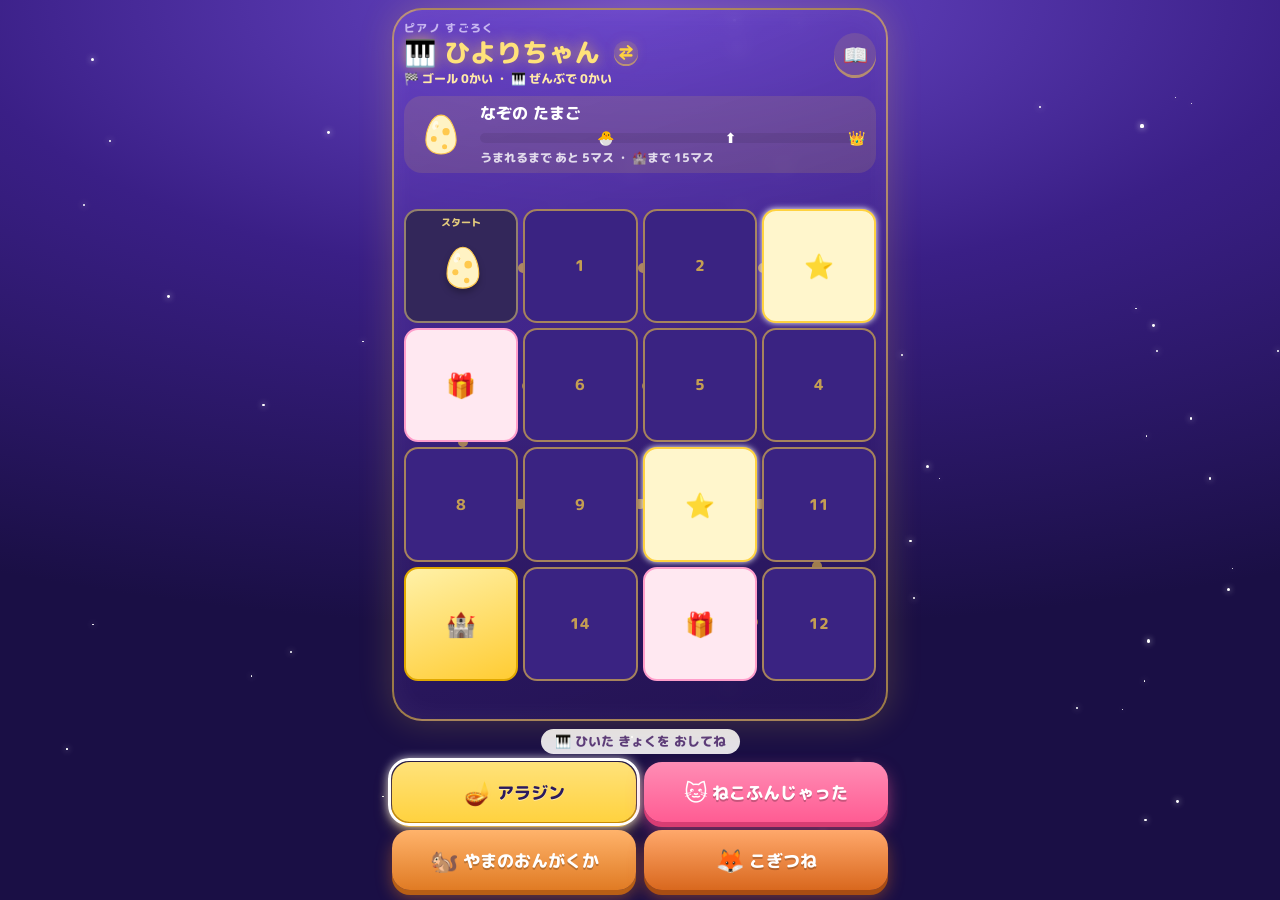
<file: index.html>
<!DOCTYPE html>
<html lang="ja">
<head>
<meta charset="UTF-8">
<meta name="viewport" content="width=device-width, initial-scale=1, maximum-scale=1, viewport-fit=cover">
<title>ひよりちゃんの ピアノすごろく</title>
<!-- ホーム画面に追加したとき、全画面のアプリとして開くための設定 -->
<meta name="apple-mobile-web-app-capable" content="yes">
<meta name="mobile-web-app-capable" content="yes">
<meta name="apple-mobile-web-app-status-bar-style" content="black-translucent">
<meta name="apple-mobile-web-app-title" content="ひより">
<link rel="apple-touch-icon" href="icon-180.png">
<link rel="manifest" href="manifest.webmanifest">
<link rel="preconnect" href="https://fonts.googleapis.com">
<link rel="preconnect" href="https://fonts.gstatic.com" crossorigin>
<link href="https://fonts.googleapis.com/css2?family=M+PLUS+Rounded+1c:wght@500;800&display=swap" rel="stylesheet">
<!-- ?v=… を変えると、iPhoneが古いキャッシュではなく新しいファイルを読みに行く -->
<link rel="stylesheet" href="app.css?v=13">
</head>
<body>
<script>
  // このページの設定。仕組みは app.js にまとめてある
  window.APP_CONFIG = {
    // 名前をタップすると、この順番で こうたい する
    children: [
      { id: "hiyori", name: "ひよりちゃん",
        songs: ["aladdin", "neko", "risu", "kitsune"],          // 担当の曲（app.js の CARD_LIB から選ぶ）
        storageKey: "piano-sugoroku-hiyori-v3",                 // この子のデータの保存場所
        legacyKeys: ["piano-stamp-card-v1", "piano-stamp-card-yama-v1"] },   // 以前の保存場所（引き継ぎ用）
      { id: "miyabi", name: "みやびくん",
        songs: ["tulip", "sheep", "hige", "kirakira"],
        storageKey: "piano-sugoroku-miyabi-v3",
        legacyKeys: ["piano-stamp-card-tulip-v1", "piano-stamp-card-hoshi-v1"] },
    ],
    startChild: "hiyori",   // はじめて開いたときの子（あとは最後に選んだ子を覚えている）
    recitalDate: "2026-11-08",
  };
</script>
<script src="app.js?v=13"></script>
</body>
</html>
</file>
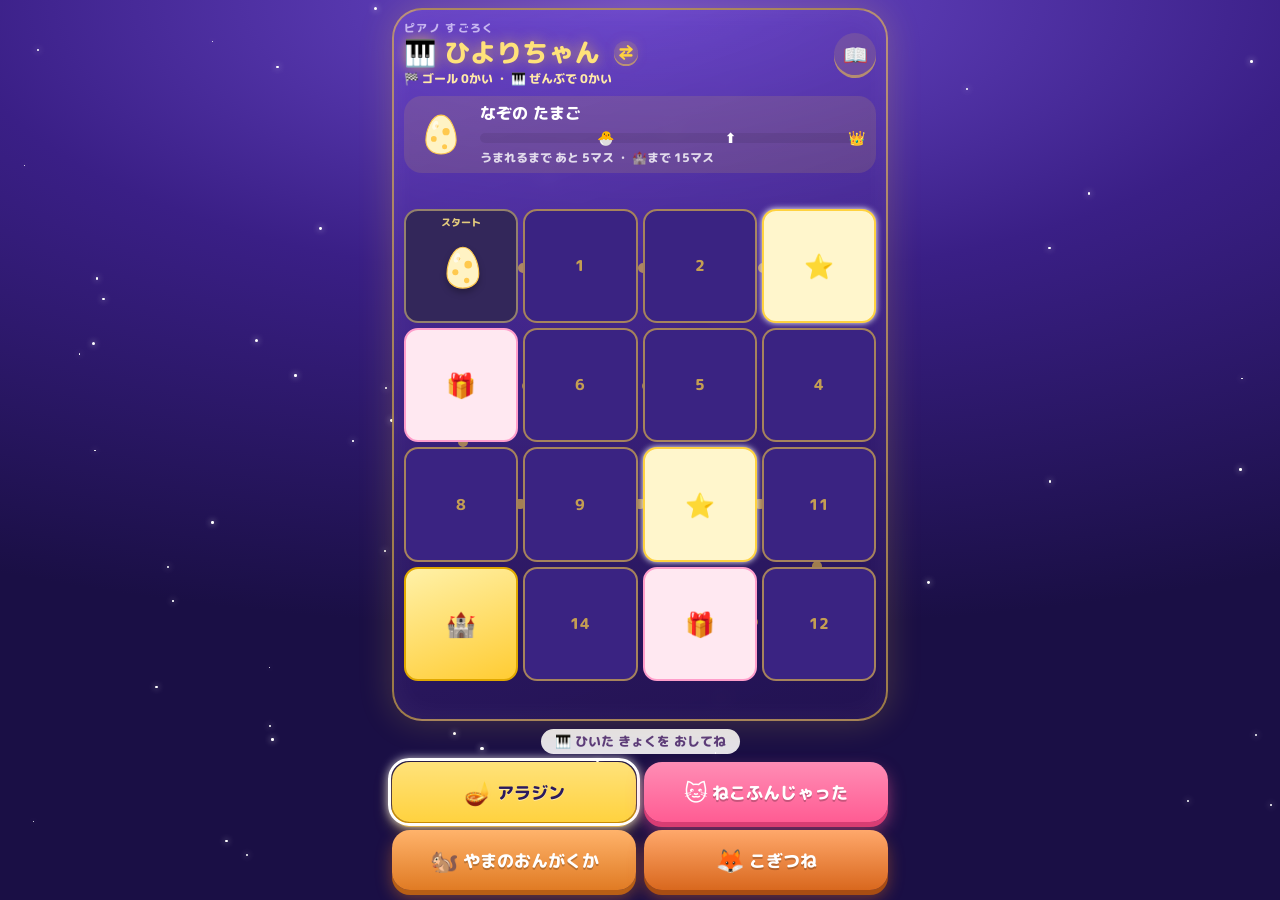
<file: hoshi/index.html>
<!DOCTYPE html>
<html lang="ja">
<head>
<meta charset="UTF-8">
<meta name="viewport" content="width=device-width, initial-scale=1, maximum-scale=1, viewport-fit=cover">
<title>みやびくんの ピアノすごろく</title>
<!-- ホーム画面に追加したとき、全画面のアプリとして開くための設定 -->
<meta name="apple-mobile-web-app-capable" content="yes">
<meta name="mobile-web-app-capable" content="yes">
<meta name="apple-mobile-web-app-status-bar-style" content="black-translucent">
<meta name="apple-mobile-web-app-title" content="みやび">
<link rel="apple-touch-icon" href="icon-180.png">
<link rel="manifest" href="manifest.webmanifest">
<link rel="preconnect" href="https://fonts.googleapis.com">
<link rel="preconnect" href="https://fonts.gstatic.com" crossorigin>
<link href="https://fonts.googleapis.com/css2?family=M+PLUS+Rounded+1c:wght@500;800&display=swap" rel="stylesheet">
<!-- ?v=… を変えると、iPhoneが古いキャッシュではなく新しいファイルを読みに行く -->
<link rel="stylesheet" href="../app.css?v=13">
</head>
<body>
<script>
  // このページの設定。仕組みは app.js にまとめてある
  window.APP_CONFIG = {
    // 名前をタップすると、この順番で こうたい する
    children: [
      { id: "hiyori", name: "ひよりちゃん",
        songs: ["aladdin", "neko", "risu", "kitsune"],          // 担当の曲（app.js の CARD_LIB から選ぶ）
        storageKey: "piano-sugoroku-hiyori-v3",                 // この子のデータの保存場所
        legacyKeys: ["piano-stamp-card-v1", "piano-stamp-card-yama-v1"] },   // 以前の保存場所（引き継ぎ用）
      { id: "miyabi", name: "みやびくん",
        songs: ["tulip", "sheep", "hige", "kirakira"],
        storageKey: "piano-sugoroku-miyabi-v3",
        legacyKeys: ["piano-stamp-card-tulip-v1", "piano-stamp-card-hoshi-v1"] },
    ],
    startChild: "miyabi",   // はじめて開いたときの子（あとは最後に選んだ子を覚えている）
    recitalDate: "2026-11-08",
  };
</script>
<script src="../app.js?v=13"></script>
</body>
</html>
</file>
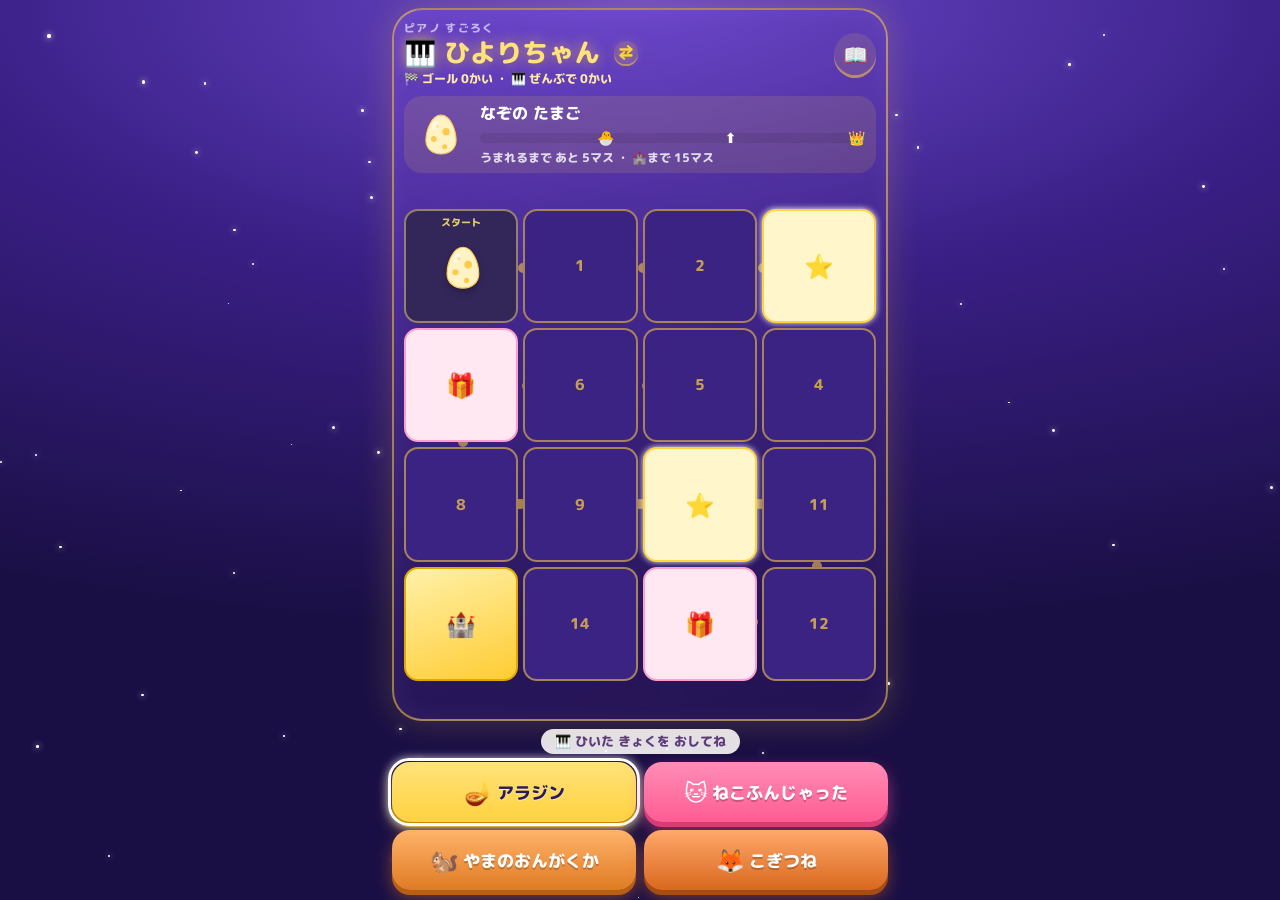
<file: yama/index.html>
<!DOCTYPE html>
<html lang="ja">
<head>
<meta charset="UTF-8">
<meta name="viewport" content="width=device-width, initial-scale=1, maximum-scale=1, viewport-fit=cover">
<title>ひよりちゃんの ピアノすごろく</title>
<!-- ホーム画面に追加したとき、全画面のアプリとして開くための設定 -->
<meta name="apple-mobile-web-app-capable" content="yes">
<meta name="mobile-web-app-capable" content="yes">
<meta name="apple-mobile-web-app-status-bar-style" content="black-translucent">
<meta name="apple-mobile-web-app-title" content="ひより">
<link rel="apple-touch-icon" href="icon-180.png">
<link rel="manifest" href="manifest.webmanifest">
<link rel="preconnect" href="https://fonts.googleapis.com">
<link rel="preconnect" href="https://fonts.gstatic.com" crossorigin>
<link href="https://fonts.googleapis.com/css2?family=M+PLUS+Rounded+1c:wght@500;800&display=swap" rel="stylesheet">
<!-- ?v=… を変えると、iPhoneが古いキャッシュではなく新しいファイルを読みに行く -->
<link rel="stylesheet" href="../app.css?v=13">
</head>
<body>
<script>
  // このページの設定。仕組みは app.js にまとめてある
  window.APP_CONFIG = {
    // 名前をタップすると、この順番で こうたい する
    children: [
      { id: "hiyori", name: "ひよりちゃん",
        songs: ["aladdin", "neko", "risu", "kitsune"],          // 担当の曲（app.js の CARD_LIB から選ぶ）
        storageKey: "piano-sugoroku-hiyori-v3",                 // この子のデータの保存場所
        legacyKeys: ["piano-stamp-card-v1", "piano-stamp-card-yama-v1"] },   // 以前の保存場所（引き継ぎ用）
      { id: "miyabi", name: "みやびくん",
        songs: ["tulip", "sheep", "hige", "kirakira"],
        storageKey: "piano-sugoroku-miyabi-v3",
        legacyKeys: ["piano-stamp-card-tulip-v1", "piano-stamp-card-hoshi-v1"] },
    ],
    startChild: "hiyori",   // はじめて開いたときの子（あとは最後に選んだ子を覚えている）
    recitalDate: "2026-11-08",
  };
</script>
<script src="../app.js?v=13"></script>
</body>
</html>
</file>
<file: app.css>
/* =========================================================
   ベース
   ========================================================= */
* { box-sizing: border-box; margin: 0; padding: 0; }
html, body { height: 100%; }
body {
  font-family: "M PLUS Rounded 1c", "Hiragino Maru Gothic ProN", system-ui, sans-serif;
  overflow: hidden;
  overscroll-behavior: none;          /* 引っぱってバウンドするのを防ぐ */
  -webkit-user-select: none; user-select: none;
  -webkit-touch-callout: none;        /* 長押しメニューを出さない */
  -webkit-tap-highlight-color: transparent;
  touch-action: manipulation;         /* ダブルタップズームを無効化 */
  background: #1a0f45;
}
button { font: inherit; cursor: pointer; }

/* =========================================================
   背景（2枚を重ねて、スワイプ量に合わせてクロスフェード）
   ========================================================= */
.bg { position: fixed; inset: 0; overflow: hidden; }
.bg-night {
  background:
    radial-gradient(ellipse 120% 70% at 50% 0%, #6a48c9 0%, #3a1f86 45%, #1a0f45 100%);
}
.moon {
  position: absolute; top: calc(env(safe-area-inset-top) + 70px); right: 8%;
  width: 70px; height: 70px; border-radius: 50%;
  box-shadow: 16px -6px 0 0 #fff3b0;   /* 影で三日月をつくる */
  filter: drop-shadow(0 0 18px rgba(255,240,160,.6));
  transform: rotate(-20deg);
}
.star {
  position: absolute; width: var(--s); height: var(--s); border-radius: 50%;
  background: #fff; box-shadow: 0 0 6px #fff;
  animation: twinkle ease-in-out infinite;
}
@keyframes twinkle { 0%,100% { opacity: .2; transform: scale(.7); } 50% { opacity: 1; transform: scale(1.2); } }
.shooting {
  position: absolute; top: 15%; left: -20%; width: 120px; height: 2px;
  background: linear-gradient(90deg, rgba(255,255,255,0), #fff);
  border-radius: 2px; transform: rotate(18deg);
  animation: shoot 7s ease-in infinite;
}
@keyframes shoot {
  0%, 82% { transform: translate(0,0) rotate(18deg); opacity: 0; }
  85% { opacity: 1; }
  100% { transform: translate(140vw, 45vw) rotate(18deg); opacity: 0; }
}

.bg-pink {
  background: linear-gradient(180deg, #ffd9ea 0%, #ffe9f1 50%, #fff1d9 100%);
}
.paw {
  position: absolute; bottom: -60px; opacity: .22;
  animation: floatUp linear infinite;
}
@keyframes floatUp {
  from { transform: translateY(0) rotate(var(--rot)); }
  to   { transform: translateY(-120vh) rotate(calc(var(--rot) + 40deg)); }
}

/* =========================================================
   上部タブ
   ========================================================= */
.tabs {
  position: fixed; z-index: 5;
  top: calc(env(safe-area-inset-top) + 12px); left: 50%; transform: translateX(-50%);
  width: min(92vw, 360px);
  display: flex; padding: 5px; border-radius: 999px;
  background: rgba(255,255,255,.85);
  -webkit-backdrop-filter: blur(10px); backdrop-filter: blur(10px);
  box-shadow: 0 6px 20px rgba(0,0,0,.15);
}
.tabs button {
  flex: 1; position: relative; z-index: 1;
  border: 0; background: none; padding: 10px 6px; border-radius: 999px;
  font-weight: 800; font-size: 14px; color: #a28aaf; transition: color .3s;
  white-space: nowrap;
}
.tabs button.active { color: #4a2196; }
.tab-indicator {
  position: absolute; top: 5px; bottom: 5px; left: 5px; width: calc((100% - 10px) / var(--n, 2));
  border-radius: 999px; background: #fff;
  box-shadow: 0 2px 8px rgba(74,33,150,.2);
  transform: translateX(calc(var(--p, 0) * 100%));
}

/* =========================================================
   ページ（横スワイプで切り替え：scroll-snap）
   ========================================================= */
.pages {
  position: fixed; inset: 0; z-index: 1;
  display: flex; overflow-x: auto; overflow-y: hidden;
  scroll-snap-type: x mandatory; scrollbar-width: none;
}
.pages::-webkit-scrollbar { display: none; }
.page {
  flex: 0 0 100%; height: 100%;
  scroll-snap-align: center; scroll-snap-stop: always;
  display: flex; flex-direction: column; align-items: center; justify-content: center; gap: 22px;
  padding: calc(env(safe-area-inset-top) + 78px) 18px calc(env(safe-area-inset-bottom) + 14px);
}
.card, .actions { width: 100%; max-width: 440px; }

/* テーマごとの色（CSS変数で切り替え） */
.night { --accent: #ffd23f; --glow: rgba(255,210,63,.55); --edge: #c98a00; --ring: #ffe27a; }
.pink  { --accent: #ff5c93; --glow: rgba(255,92,147,.5);  --edge: #d93d75; --ring: #ff8db5; }

/* =========================================================
   カード本体
   ========================================================= */
.card { position: relative; border-radius: 30px; padding: 20px 18px 16px; }
.night .card {
  background: linear-gradient(160deg, rgba(123,79,224,.38), rgba(40,20,90,.6));
  border: 2px solid rgba(255,210,63,.55);
  box-shadow: 0 0 34px rgba(255,210,63,.2), inset 0 0 30px rgba(255,255,255,.05);
  -webkit-backdrop-filter: blur(8px); backdrop-filter: blur(8px);
}
.pink .card {
  background: #fff; border: 3px solid #ffc2d6; margin-top: 24px;
  box-shadow: 0 14px 30px rgba(255,92,147,.2);
}
/* ねこカードの耳 */
.pink .card::before, .pink .card::after {
  content: ""; position: absolute; top: -32px; width: 0; height: 0;
  border-left: 26px solid transparent; border-right: 26px solid transparent;
  border-bottom: 36px solid #ffc2d6;
}
.pink .card::before { left: 34px; transform: rotate(-12deg); }
.pink .card::after  { right: 34px; transform: rotate(12deg); }

.card.thump { animation: thump .45s ease-out; }
@keyframes thump {
  0% { transform: none; } 25% { transform: translateY(4px) scale(.985); }
  55% { transform: translateY(-2px) scale(1.01); } 100% { transform: none; }
}

.card-head { text-align: center; }
.sub { font-size: 12px; letter-spacing: .12em; opacity: .75; font-weight: 800; }
.night .sub { color: #e6dcff; }
.pink .sub { color: #e07aa0; }
h1 {
  font-size: clamp(24px, 7.4vw, 32px); font-weight: 800; line-height: 1.3;
  display: flex; align-items: center; justify-content: center; gap: 6px;
}
.night h1 { color: #ffe27a; text-shadow: 0 0 14px rgba(255,210,63,.6); }
.pink h1 { color: #ff5c93; }
.head-icon { display: inline-block; font-size: 1.1em; }
.night .head-icon { animation: floaty 2.6s ease-in-out infinite; }
.pink .head-icon { animation: wiggle 1.8s ease-in-out infinite; }
@keyframes floaty { 0%,100% { transform: translateY(0) rotate(-6deg); } 50% { transform: translateY(-6px) rotate(6deg); } }
@keyframes wiggle { 0%,60%,100% { transform: rotate(0); } 70% { transform: rotate(-14deg); } 80% { transform: rotate(14deg); } 90% { transform: rotate(-8deg); } }
.medals { min-height: 22px; font-size: 15px; font-weight: 800; margin-top: 2px; }
.night .medals { color: #ffe9a8; }
.pink .medals { color: #e07aa0; }

/* =========================================================
   スタンプ枠
   ========================================================= */
.grid { display: grid; grid-template-columns: repeat(3, 1fr); gap: 14px; margin: 14px 4px 4px; }
.slot, .goal {
  position: relative; aspect-ratio: 1; border-radius: 50%;
  display: grid; place-items: center;
}
.night .slot { border: 3px dashed rgba(255,210,63,.45); background: rgba(255,255,255,.04); }
.pink  .slot { border: 3px dashed #f9a3c3; background: #fff5f9; }
.slot.filled { border-color: transparent; background: none; }
.num { font-size: clamp(22px, 7vw, 30px); font-weight: 800; opacity: .55; color: var(--accent); }

/* 次に押される枠を「ここだよ」と光らせる */
.slot.next::after {
  content: ""; position: absolute; inset: -4px; border-radius: 50%;
  animation: nextPulse 1.6s ease-out infinite;
}
@keyframes nextPulse {
  0%   { box-shadow: 0 0 0 0 var(--glow); }
  80%,100% { box-shadow: 0 0 0 14px rgba(0,0,0,0); }
}

/* 新しいカードのとき、枠がポンポン出てくる */
.pop { animation: popIn .55s cubic-bezier(.3,1.7,.5,1) both; animation-delay: calc(var(--i) * 80ms); }
@keyframes popIn { from { transform: scale(0); } to { transform: scale(1); } }

/* =========================================================
   スタンプ
   ========================================================= */
.stamp {
  position: absolute; inset: 3%; border-radius: 50%; overflow: hidden;
  display: flex; flex-direction: column; align-items: center; justify-content: center;
  transform: rotate(var(--r));
}
.night .stamp {
  background: radial-gradient(circle at 35% 30%, #8a5ff0, #4a2196 72%);
  border: 3px solid #ffd23f;
  box-shadow: inset 0 0 0 3px #4a2196, inset 0 0 0 5px rgba(255,210,63,.6),
              0 4px 14px rgba(0,0,0,.35), 0 0 18px rgba(255,210,63,.4);
}
.pink .stamp {
  background: radial-gradient(circle at 35% 30%, #ffa3c4, #ff5c93 72%);
  border: 3px solid #fff;
  box-shadow: inset 0 0 0 3px #ff5c93, inset 0 0 0 5px rgba(255,255,255,.7),
              0 5px 12px rgba(255,92,147,.45);
}
.stamp svg { width: 52%; height: auto; margin-top: -6%; }
.stamp-text { font-size: clamp(6.5px, 2vw, 9px); font-weight: 800; letter-spacing: -.03em; margin-top: 1%; white-space: nowrap; }
.night .stamp-text { color: #ffe27a; }
.pink .stamp-text { color: #fff; }
/* 夜カードのスタンプはキラッと光り続ける */
.night .stamp::before {
  content: "✦"; position: absolute; top: 8%; right: 16%;
  color: #fff6c4; font-size: 12px; animation: twinkle 2s ease-in-out infinite;
}

/* ▼ ポンッと押される動き。55%のところで「着地」 */
.stamp.land { animation: land .45s ease-out both; }
@keyframes land {
  0%   { transform: scale(1.15) rotate(var(--r)); }
  30%  { transform: scale(.8) rotate(var(--r)); }
  60%  { transform: scale(1.1) rotate(var(--r)); }
  100% { transform: scale(1) rotate(var(--r)); }
}
/* 着地後にツヤがシュッと流れる */
.stamp.land::after {
  content: ""; position: absolute; inset: 0;
  background: linear-gradient(120deg, transparent 35%, rgba(255,255,255,.75) 50%, transparent 65%);
  background-size: 250% 100%;
  animation: gloss .9s .15s ease-out both;
}
@keyframes gloss { from { background-position: 150% 0; } to { background-position: -100% 0; } }

/* 着地の瞬間に広がる輪 */
.ring {
  position: absolute; inset: 0; border-radius: 50%; pointer-events: none;
  border: 4px solid var(--ring);
  animation: ring .6s ease-out forwards;
}
@keyframes ring { from { transform: scale(.7); opacity: .9; } to { transform: scale(1.9); opacity: 0; } }

.date {
  position: absolute; right: -4px; bottom: -4px; z-index: 2;
  font-size: 10px; font-weight: 800; padding: 2px 7px; border-radius: 10px;
  background: #fff; color: #8a6a9a; box-shadow: 0 2px 6px rgba(0,0,0,.15);
}
.slot.landing .date { animation: fadeIn .4s .3s both; }
@keyframes fadeIn { from { opacity: 0; transform: translateY(4px); } to { opacity: 1; transform: none; } }

/* =========================================================
   ゴール枠
   ========================================================= */
.night .goal { background: rgba(255,210,63,.08); border: 3px solid rgba(255,210,63,.35); }
.pink  .goal { background: #fff0f6; border: 3px solid #ffc2d6; }
.gift {
  position: relative; z-index: 1; font-size: clamp(32px, 10.5vw, 46px);
  filter: grayscale(.7); opacity: .6; transition: filter .4s, opacity .4s;
}
.glabel { position: absolute; bottom: 7%; z-index: 1; font-size: 11px; font-weight: 800; color: var(--accent); }
.goal.done .gift { filter: none; opacity: 1; animation: bounce 1s ease-in-out infinite; }
.goal.done::before {   /* 後ろでくるくる回る光 */
  content: ""; position: absolute; inset: -22%; border-radius: 50%;
  background: repeating-conic-gradient(rgba(255,220,90,.75) 0 12deg, transparent 12deg 24deg);
  -webkit-mask: radial-gradient(circle, #000 25%, transparent 68%);
          mask: radial-gradient(circle, #000 25%, transparent 68%);
  animation: spin 8s linear infinite;
}
.goal.unlock { animation: unlock .6s cubic-bezier(.3,1.8,.5,1); }
@keyframes unlock { 0% { transform: scale(1); } 40% { transform: scale(1.45); } 100% { transform: scale(1); } }
@keyframes bounce { 0%,100% { transform: translateY(0) scale(1); } 50% { transform: translateY(-7px) scale(1.08); } }
@keyframes spin { to { transform: rotate(360deg); } }

.msg { text-align: center; font-weight: 800; font-size: 17px; margin-top: 12px; min-height: 1.5em; }
.night .msg { color: #fff; }
.pink .msg { color: #c2456f; }

/* =========================================================
   ボタン
   ========================================================= */
.actions { display: flex; flex-direction: column; align-items: center; gap: 6px; }
.play {
  width: 100%; height: 78px; border: 0; border-radius: 999px;
  font-size: 24px; font-weight: 800; letter-spacing: .04em;
  position: relative; overflow: hidden;
  box-shadow: 0 7px 0 var(--edge), 0 14px 26px var(--glow);
  transition: transform .08s, box-shadow .08s;
}
.night .play { background: linear-gradient(180deg, #ffe680, #ffbf1f); color: #4a2196; }
.pink  .play { background: linear-gradient(180deg, #ff9cc0, #ff5c93); color: #fff; text-shadow: 0 2px 0 rgba(0,0,0,.12); }
.play:active { transform: translateY(6px); box-shadow: 0 1px 0 var(--edge), 0 4px 10px var(--glow); }
.play::after {   /* ボタンに流れるツヤ */
  content: ""; position: absolute; top: 0; left: -60%; width: 40%; height: 100%;
  background: linear-gradient(100deg, transparent, rgba(255,255,255,.65), transparent);
  transform: skewX(-20deg); animation: shine 3.2s ease-in-out infinite;
}
@keyframes shine { 0% { left: -60%; } 55%, 100% { left: 130%; } }

.undo {
  border: 0; background: none; padding: 8px 14px; font-size: 13px; font-weight: 800;
  opacity: .55; border-radius: 999px; transition: all .2s;
}
.night .undo { color: #e6dcff; }
.pink .undo { color: #c2456f; }
.undo.armed { opacity: 1; background: rgba(255,255,255,.85); color: #d93d75; }
.undo.hidden { visibility: hidden; }

/* =========================================================
   おめでとう画面
   ========================================================= */
.overlay {
  position: fixed; inset: 0; z-index: 20; display: grid; place-items: center;
  background: rgba(20,10,40,.5);
  -webkit-backdrop-filter: blur(6px); backdrop-filter: blur(6px);
  opacity: 0; pointer-events: none; transition: opacity .3s;
}
.overlay.show { opacity: 1; pointer-events: auto; }
.panel {
  width: min(86vw, 360px); padding: 28px 22px 24px; border-radius: 30px; text-align: center;
  background: #fff; transform: scale(.5); transition: transform .55s cubic-bezier(.3,1.7,.5,1);
}
.overlay.show .panel { transform: scale(1); }
.overlay[data-theme="night"] .panel { background: linear-gradient(170deg, #fff8dc, #fff); border: 4px solid #ffd23f; color: #4a2196; }
.overlay[data-theme="pink"]  .panel { background: linear-gradient(170deg, #ffe3ee, #fff); border: 4px solid #ff8db5; color: #c2456f; }
.medal { font-size: 88px; line-height: 1.1; display: inline-block; }
.overlay.show .medal { animation: medalSpin 1.3s ease-out; }
@keyframes medalSpin { from { transform: rotateY(1080deg) scale(.2); } to { transform: rotateY(0) scale(1); } }
.panel h2 { font-size: 32px; font-weight: 800; margin: 6px 0 8px; }
.panel p { font-size: 17px; font-weight: 800; line-height: 1.6; }
.ov-btn {
  margin-top: 18px; width: 100%; height: 60px; border: 0; border-radius: 999px;
  font-size: 20px; font-weight: 800; color: #fff;
  background: linear-gradient(180deg, #ffb347, #ff7b54); box-shadow: 0 6px 0 #d9572f;
}
.ov-btn:active { transform: translateY(5px); box-shadow: 0 1px 0 #d9572f; }

/* =========================================================
   スタンプを押したときの「ごほうびタイム」
   ========================================================= */
.show-layer {
  position: fixed; inset: 0; z-index: 25; overflow: hidden;
  display: flex; flex-direction: column; align-items: center; justify-content: center; gap: 18px;
  opacity: 0; pointer-events: none; transition: opacity .3s;
}
.show-layer.show { opacity: 1; pointer-events: auto; }
.show-layer.night { --ray: rgba(255,210,63,.22); --txt: #ffe27a; --txt2: #fff; }
.show-layer.pink  { --ray: rgba(255,255,255,.6);  --txt: #ff3d7f; --txt2: #c2456f; }
.show-bg { position: absolute; inset: 0; transition: opacity .5s; }
.show-layer.night .show-bg { background: radial-gradient(circle at 50% 45%, rgba(110,70,220,.94), rgba(20,10,60,.97) 70%); }
.show-layer.pink  .show-bg { background: radial-gradient(circle at 50% 45%, rgba(255,228,240,.96), rgba(255,170,200,.97) 75%); }
.show-rays {
  position: absolute; left: 50%; top: 50%; width: 150vmax; height: 150vmax; margin: -75vmax 0 0 -75vmax;
  border-radius: 50%; transition: opacity .5s;
  background: repeating-conic-gradient(var(--ray) 0 10deg, transparent 10deg 20deg);
  -webkit-mask: radial-gradient(circle, #000 0, transparent 60%);
          mask: radial-gradient(circle, #000 0, transparent 60%);
  animation: spin 14s linear infinite;
}
.show-count, .show-praise, .show-hint { position: relative; font-weight: 800; text-align: center; transition: opacity .4s; }
.show-count { font-size: 30px; color: var(--txt2); }
.show-praise { font-size: 46px; color: var(--txt); text-shadow: 0 4px 0 rgba(0,0,0,.1); }
.show-layer.night .show-praise { text-shadow: 0 0 18px rgba(255,210,63,.7); }
.show-hint {
  position: absolute; bottom: calc(env(safe-area-inset-bottom) + 36px);
  font-size: 15px; color: var(--txt2); opacity: .85; animation: bounce 1.2s ease-in-out infinite;
}
.show-layer.show .show-count  { animation: dropIn .6s .15s cubic-bezier(.3,1.6,.5,1) both; }
.show-layer.show .show-praise { animation: dropIn .6s .9s cubic-bezier(.3,1.6,.5,1) both, wobble 1.2s 1.6s ease-in-out infinite; }
@keyframes dropIn { from { transform: translateY(-30px) scale(.4); opacity: 0; } to { transform: none; opacity: 1; } }
@keyframes wobble { 0%,100% { transform: rotate(0); } 25% { transform: rotate(-5deg) scale(1.06); } 75% { transform: rotate(5deg) scale(1.06); } }
/* 帰るときは背景と文字だけ消して、スタンプはカードへ飛んでいく */
.show-layer.leaving .show-bg, .show-layer.leaving .show-rays,
.show-layer.leaving .show-count, .show-layer.leaving .show-praise, .show-layer.leaving .show-hint { opacity: 0; }

.show-fly { position: relative; width: min(58vw, 230px); aspect-ratio: 1; }
.show-fly .stamp { inset: 0; }
.show-fly .stamp svg { width: 54%; }
.show-fly .stamp-text { font-size: clamp(14px, 4.6vw, 20px); }
.show-fly .stamp::before { font-size: 26px; }
.show-layer.v-spin.show .show-fly .stamp { animation: bigIn .8s cubic-bezier(.3,1.5,.5,1) both, breathe 1.4s .8s ease-in-out infinite; }
.show-layer.leaving .show-fly .stamp { animation: none; }
@keyframes bigIn { from { transform: scale(0) rotate(calc(var(--r) - 540deg)); } to { transform: scale(1) rotate(var(--r)); } }
@keyframes breathe { 0%,100% { transform: scale(1) rotate(var(--r)); } 50% { transform: scale(1.06) rotate(var(--r)); } }

.walk-paw { position: absolute; font-size: 34px; animation: pawStep 1.4s ease-out forwards; }
@keyframes pawStep {
  0% { opacity: 0; transform: scale(.3) rotate(var(--rot)); }
  20% { opacity: 1; transform: scale(1.15) rotate(var(--rot)); }
  70% { opacity: .9; transform: scale(1) rotate(var(--rot)); }
  100% { opacity: 0; transform: scale(1) rotate(var(--rot)); }
}

/* =========================================================
   おとなメニュー（タイトル長押しで開く）
   ========================================================= */
h1 { transition: transform .2s; }
h1.holding { transform: scale(.88); transition: transform 1.9s linear; }
.panel h3 { font-size: 22px; font-weight: 800; margin-bottom: 8px; }
.panel small { font-size: 13px; opacity: .7; }
.menu-btn {
  display: block; width: 100%; height: 52px; margin-top: 10px; border: 0; border-radius: 16px;
  font-size: 16px; font-weight: 800; background: #f3eefb; color: #4a2196;
}
.menu-btn.danger { background: #ffe3ea; color: #d93d75; }
.menu-btn.cancel { background: none; color: #999; }

/* 紙吹雪用キャンバス（タップは下に通す） */
#fx { position: fixed; inset: 0; width: 100%; height: 100%; z-index: 30; pointer-events: none; }

/* =========================================================
   テーマ：garden（チューリップ）／ meadow（メリーさんのひつじ）
   ========================================================= */
.garden { --accent: #ff5a5f; --glow: rgba(255,90,95,.45); --edge: #d94045; --ring: #ff8a80; }
.meadow { --accent: #3a95d6; --glow: rgba(74,163,223,.45); --edge: #2b78b0; --ring: #7cc4f5; }

/* 背景 */
.bg-garden { background: linear-gradient(180deg, #dff4ff 0%, #fffbe8 55%, #e3f7d3 100%); }
.flowerbed {
  position: absolute; left: 0; right: 0; bottom: calc(env(safe-area-inset-bottom) - 4px);
  display: flex; justify-content: space-around; font-size: 34px; opacity: .6;
}
.flowerbed span { display: inline-block; transform-origin: 50% 100%; animation: sway 3s ease-in-out infinite; }
@keyframes sway { 0%,100% { transform: rotate(-7deg); } 50% { transform: rotate(7deg); } }
.drift { position: absolute; bottom: -60px; animation: floatUp linear infinite; }

.bg-meadow { background: linear-gradient(180deg, #a9dcff 0%, #dff2ff 60%, #eefaff 100%); }
.hill {
  position: absolute; left: -25%; right: -25%; bottom: -32vh; height: 58vh; border-radius: 50%;
  background: radial-gradient(ellipse at 50% 15%, #b6e8a0, #7cc96a 70%);
}
.cloud { position: absolute; left: 0; animation: driftX linear infinite; opacity: .95; }
@keyframes driftX { from { transform: translateX(-30vw); } to { transform: translateX(130vw); } }

/* カード */
.garden .card, .meadow .card { background: #fff; border: 3px solid; }
.garden .card { border-color: #b8e6a1; box-shadow: 0 14px 30px rgba(95,170,80,.22); }
.meadow .card { border-color: #bfe3fb; box-shadow: 0 14px 30px rgba(74,163,223,.22); }
.garden .sub { color: #5aa469; }
.meadow .sub { color: #5c9fd0; }
.garden h1 { color: #ff5a5f; }
.meadow h1 { color: #3a95d6; }
.garden .head-icon { animation: sway 2.4s ease-in-out infinite; transform-origin: 50% 100%; }
.meadow .head-icon { animation: bounce 1.4s ease-in-out infinite; }
.garden .medals { color: #5aa469; }
.meadow .medals { color: #5c9fd0; }
.garden .msg { color: #3f8f4f; }
.meadow .msg { color: #3a6f99; }
.garden .undo { color: #3f8f4f; }
.meadow .undo { color: #3a6f99; }

/* 枠 */
.garden .slot { border: 3px dashed #ffb3a7; background: #fff7f5; }
.meadow .slot { border: 3px dashed #a9d6f5; background: #f3faff; }
.garden .goal { background: #f2fbea; border: 3px solid #b8e6a1; }
.meadow .goal { background: #eef8ff; border: 3px solid #bfe3fb; }

/* スタンプ */
.garden .stamp {
  background: radial-gradient(circle at 35% 30%, #fff6c4, #ffd54d 72%);
  border: 3px solid #fff;
  box-shadow: inset 0 0 0 3px #ffc23d, inset 0 0 0 5px rgba(255,255,255,.8), 0 5px 12px rgba(230,160,0,.35);
}
.meadow .stamp {
  background: radial-gradient(circle at 35% 30%, #c4e9ff, #4aa3df 72%);
  border: 3px solid #fff;
  box-shadow: inset 0 0 0 3px #4aa3df, inset 0 0 0 5px rgba(255,255,255,.75), 0 5px 12px rgba(74,163,223,.4);
}
.garden .stamp-text { color: #e0484d; }
.meadow .stamp-text { color: #fff; }

/* ボタン */
.garden .play { background: linear-gradient(180deg, #ff9a90, #ff5a5f); color: #fff; text-shadow: 0 2px 0 rgba(0,0,0,.12); }
.meadow .play { background: linear-gradient(180deg, #8fd0fa, #3a95d6); color: #fff; text-shadow: 0 2px 0 rgba(0,0,0,.12); }

/* ごほうびタイム */
.show-layer.garden { --ray: rgba(255,255,255,.65); --txt: #ff5a5f; --txt2: #3f8f4f; }
.show-layer.meadow { --ray: rgba(255,255,255,.6);  --txt: #2b78b0; --txt2: #3a6f99; }
.show-layer.garden .show-bg { background: radial-gradient(circle at 50% 45%, rgba(255,250,225,.96), rgba(200,240,175,.97) 75%); }
.show-layer.meadow .show-bg { background: radial-gradient(circle at 50% 45%, rgba(235,248,255,.96), rgba(150,210,250,.97) 75%); }
.hopper { position: absolute; left: 0; font-size: 56px; }
.hopper span { display: inline-block; animation: hop .33s ease-in-out infinite; }
@keyframes hop { 0%,100% { transform: translateY(0); } 50% { transform: translateY(-36px) rotate(-8deg); } }

/* おめでとう／おとなメニュー */
.overlay[data-theme="garden"] .panel { background: linear-gradient(170deg, #f2fbea, #fff); border: 4px solid #ff8a80; color: #3f8f4f; }
.overlay[data-theme="meadow"] .panel { background: linear-gradient(170deg, #e8f6ff, #fff); border: 4px solid #7cc4f5; color: #2b78b0; }

/* =========================================================
   ごほうびタイムのバリエーション（JSでランダムに v-spin / v-drop / v-gift を付ける）
   ========================================================= */

/* --- 2. ドーン！：上から落ちてきて、画面がゆれる --- */
.show-layer.v-drop.show .show-fly .stamp { animation: slam .8s cubic-bezier(.55,0,.85,.35) both, breathe 1.4s 1.3s ease-in-out infinite; }
@keyframes slam {
  0%   { transform: translateY(-120vh) scale(1.5) rotate(var(--r)); }
  68%  { transform: translateY(0) scale(1.2) rotate(var(--r)); }
  78%  { transform: translateY(0) scale(1.28, .78) rotate(var(--r)); }   /* ムギュッとつぶれる */
  90%  { transform: scale(.95, 1.08) rotate(var(--r)); }
  100% { transform: scale(1) rotate(var(--r)); }
}
.show-layer.quake { animation: quake .45s linear; }
@keyframes quake {
  0%,100% { transform: none; } 15% { transform: translate(-12px, 7px); } 30% { transform: translate(10px, -8px); }
  45% { transform: translate(-8px, -5px); } 60% { transform: translate(7px, 6px); } 80% { transform: translate(-3px, 2px); }
}
.show-fly .shock {
  position: absolute; inset: 0; border-radius: 50%; pointer-events: none;
  border: 8px solid var(--txt); animation: shock .7s ease-out forwards;
}
.show-fly .shock.late { animation-delay: .12s; border-width: 4px; }
@keyframes shock { from { transform: scale(.8); opacity: .9; } to { transform: scale(2.8); opacity: 0; } }

/* --- 3. プレゼント：箱がガタガタ → パカッと開いて飛び出す --- */
.show-gift {
  position: absolute; inset: 0; z-index: 2; display: grid; place-items: center;
  font-size: min(40vw, 170px); line-height: 1;
}
.show-layer.v-gift .show-fly .stamp { opacity: 0; }
.show-layer.v-gift.show .show-gift { animation: giftIn .5s cubic-bezier(.3,1.6,.5,1) both, giftShake 1s .55s ease-in-out both; }
@keyframes giftIn { from { transform: scale(0); } to { transform: scale(1); } }
@keyframes giftShake {
  0%,100% { transform: rotate(0); }
  10% { transform: rotate(-12deg) scale(1.04); } 20% { transform: rotate(12deg) scale(1.04); }
  35% { transform: rotate(-10deg) scale(1.08); } 45% { transform: rotate(10deg) scale(1.08); }
  60% { transform: rotate(-8deg) scale(1.14); } 70% { transform: rotate(8deg) scale(1.14); }
  85% { transform: rotate(0) scale(1.22); }
}
.show-layer.v-gift.opened .show-gift { animation: giftPop .4s ease-out forwards; }
@keyframes giftPop { to { transform: scale(1.9); opacity: 0; } }
.show-layer.v-gift.opened .show-fly .stamp { opacity: 1; animation: popOut .7s cubic-bezier(.3,1.7,.5,1) both, breathe 1.4s .7s ease-in-out infinite; }
@keyframes popOut { from { transform: translateY(40px) scale(.2) rotate(calc(var(--r) - 90deg)); } to { transform: scale(1) rotate(var(--r)); } }
.show-layer.v-gift.show .show-praise { animation-delay: 2s, 2.7s; }

/* =========================================================
   はっぴょうかい（ステージ）
   ========================================================= */
.finale-btn {
  border: 0; margin-top: 4px; padding: 10px 18px; border-radius: 999px;
  font-size: 15px; font-weight: 800; color: #7a3d00;
  background: linear-gradient(180deg, #fff1a8, #ffcc33);
  box-shadow: 0 4px 0 #c98a00, 0 0 16px rgba(255,210,63,.6);
  animation: bounce 1.6s ease-in-out infinite;
}
.finale-btn[hidden] { display: none; }

.stage {
  position: fixed; inset: 0; z-index: 28; display: none; overflow: hidden; color: #fff;
  background: radial-gradient(ellipse at 50% 0%, #4a2380, #12061f 70%);
}
.stage.show { display: block; }
.spot {
  position: absolute; top: -10%; left: 10vw; width: 80vw; height: 130%; opacity: 0; pointer-events: none;
  background: linear-gradient(180deg, rgba(255,250,220,.5), rgba(255,250,220,0) 85%);
  clip-path: polygon(46% 0, 54% 0, 100% 100%, 0 100%);
  transform-origin: 50% 0; transition: opacity .6s;
}
.stage.lit .spot { opacity: 1; }
.stage.lit .s1 { animation: spotSwing 2.6s ease-in-out infinite alternate; }
.stage.lit .s2 { animation: spotSwing 2.6s ease-in-out infinite alternate-reverse; }
@keyframes spotSwing { from { transform: rotate(-28deg); } to { transform: rotate(28deg); } }

/* 幕 */
.curtain {
  position: absolute; top: 0; bottom: 0; width: 51%; z-index: 3;
  background: repeating-linear-gradient(90deg, #7a0c1a 0 14px, #b81a2d 14px 30px, #d0263a 30px 36px, #8e0f1f 36px 48px);
  box-shadow: inset 0 -60px 80px rgba(0,0,0,.45);
  transition: transform 1.4s cubic-bezier(.7,0,.3,1);
}
.curtain.l { left: 0; } .curtain.r { right: 0; }
.stage.rolling .curtain.l { animation: shiver .1s linear infinite; }
.stage.rolling .curtain.r { animation: shiver .1s linear infinite reverse; }
@keyframes shiver { 50% { transform: translateX(3px); } }
.stage.open .curtain.l { transform: translateX(-100%); }
.stage.open .curtain.r { transform: translateX(100%); }
.valance {
  position: absolute; top: 0; left: -2%; right: -2%; z-index: 4;
  height: calc(env(safe-area-inset-top) + 64px);
  background: repeating-linear-gradient(90deg, #b81a2d 0 34px, #8e0f1f 34px 68px);
  border-bottom: 6px solid #ffd23f; border-radius: 0 0 50% 50% / 0 0 34px 34px;
  box-shadow: 0 6px 20px rgba(0,0,0,.5);
}
.curtain-label {
  position: absolute; inset: 0; z-index: 5; pointer-events: none;
  display: flex; flex-direction: column; align-items: center; justify-content: center; gap: 22px;
  text-align: center; font-weight: 800; transition: opacity .4s;
}
.curtain-label .big {
  font-size: clamp(28px, 9vw, 40px); line-height: 1.4; color: #ffe27a;
  text-shadow: 0 0 18px rgba(255,210,63,.8), 0 3px 0 #5a0812;
}
.curtain-label .tap { font-size: 20px; animation: bounce 1.2s ease-in-out infinite; }
.stage.rolling .curtain-label, .stage.open .curtain-label { opacity: 0; }

/* 幕の向こう */
.stage-content {
  position: absolute; inset: 0; z-index: 2; overflow-y: auto;
  display: flex; flex-direction: column; align-items: center; justify-content: center; gap: 16px;
  padding: calc(env(safe-area-inset-top) + 76px) 16px calc(env(safe-area-inset-bottom) + 18px);
}
.stage-title { font-size: clamp(28px, 8.6vw, 40px); font-weight: 800; text-align: center; line-height: 1.3; }
.stage-title span { display: inline-block; opacity: 0; color: #ffe27a; text-shadow: 0 0 18px rgba(255,210,63,.85), 0 3px 0 #7a3d00; }
.stage.open .stage-title span { animation: letterIn .6s cubic-bezier(.3,1.8,.5,1) forwards, letterJump 1.6s ease-in-out infinite; animation-delay: calc(1.1s + var(--k) * 70ms), calc(2.4s + var(--k) * 90ms); }
@keyframes letterIn { from { opacity: 0; transform: translateY(-50px) scale(.3) rotate(-25deg); } to { opacity: 1; transform: none; } }
@keyframes letterJump { 0%,70%,100% { opacity: 1; transform: none; } 80% { opacity: 1; transform: translateY(-10px); } }

/* 賞状 */
.cert {
  position: relative; width: min(92vw, 400px); padding: 20px 18px 16px; text-align: center;
  background: radial-gradient(circle at 50% 0%, #fffdf5, #fff5dc); color: #5a3a1a; border-radius: 14px;
  border: 5px double #d4a017;
  box-shadow: 0 0 0 4px #fffaf0, 0 0 0 8px #d4a017, 0 20px 50px rgba(0,0,0,.55);
  opacity: 0; transform: scale(.2) rotate(-200deg);
}
.stage.cert-in .cert { animation: certIn .9s cubic-bezier(.3,1.4,.5,1) forwards; }
@keyframes certIn { to { opacity: 1; transform: none; } }
.cert-head { font-size: 28px; font-weight: 800; letter-spacing: .35em; color: #b8860b; }
.cert-award {
  display: inline-block; margin: 6px 0 10px; padding: 4px 16px; border-radius: 999px;
  background: linear-gradient(180deg, #ffe680, #ffbf1f); color: #7a3d00; font-weight: 800; font-size: 19px;
}
.cert-name { display: inline-block; font-size: 22px; font-weight: 800; border-bottom: 2px solid #d4a017; padding: 0 10px 2px; margin-bottom: 8px; }
.cert-body { font-size: 15px; font-weight: 800; line-height: 1.75; }
.cert-stats { display: grid; gap: 6px; max-width: 310px; margin: 12px auto 4px; }
.cert-row {
  display: flex; justify-content: space-between; align-items: center; gap: 8px;
  background: #fff0cc; border-radius: 12px; padding: 6px 12px; font-size: 14px; font-weight: 800;
}
.cert-row b { color: #d9480f; font-size: 20px; }
.cert-total { margin-top: 8px; font-size: 16px; font-weight: 800; }
.cert-total b { color: #d9480f; font-size: 28px; }
.cert-date { margin-top: 6px; font-size: 13px; font-weight: 800; opacity: .7; }
.cert-seal { position: absolute; right: -20px; bottom: -40px; font-size: 70px; opacity: 0; transform: scale(3.5) rotate(-40deg); }
.stage.sealed .cert-seal { animation: sealIn .4s cubic-bezier(.55,0,.85,.35) forwards; }
@keyframes sealIn { to { opacity: 1; transform: scale(1) rotate(-12deg); } }

.stage-btns { display: flex; gap: 10px; width: min(92vw, 400px); opacity: 0; pointer-events: none; transition: opacity .5s; }
.stage.done .stage-btns { opacity: 1; pointer-events: auto; }
.stage-btns button { flex: 1; height: 54px; border: 0; border-radius: 999px; font-size: 16px; font-weight: 800; }
.stage-btns .again { background: linear-gradient(180deg, #ffe680, #ffbf1f); color: #4a2196; box-shadow: 0 5px 0 #c98a00; }
.stage-btns .close { background: rgba(255,255,255,.16); color: #fff; }

/* =========================================================
   テーマ：forest（やまのおんがくか）／ dusk（こぎつね）
   ========================================================= */
.forest { --accent: #e07b24; --glow: rgba(224,123,36,.45); --edge: #b85f15; --ring: #ffb36b; }
.dusk   { --accent: #d9681e; --glow: rgba(217,104,30,.45); --edge: #a84d12; --ring: #ffa86b; }

/* 背景 */
.bg-forest { background: linear-gradient(180deg, #fff4dc 0%, #ffe3bf 55%, #d9ecc0 100%); }
.trees { font-size: 42px; opacity: .55; }
.bg-dusk { background: linear-gradient(180deg, #7b5aa6 0%, #ff9eaa 45%, #ffcf9e 75%, #ffe3c2 100%); }
.mountain { position: absolute; left: 0; right: 0; bottom: 0; }
.mountain.far {
  height: 34vh; background: #a77bca; opacity: .55;
  clip-path: polygon(0 100%, 0 45%, 14% 15%, 28% 48%, 44% 8%, 60% 46%, 76% 12%, 100% 50%, 100% 100%);
}
.mountain.near {
  height: 22vh; background: #6a4c93; opacity: .75;
  clip-path: polygon(0 100%, 0 40%, 20% 10%, 38% 52%, 55% 20%, 72% 55%, 88% 18%, 100% 38%, 100% 100%);
}
.fall { position: absolute; top: -60px; animation: fallDown linear infinite; }
@keyframes fallDown {
  0%   { transform: translate(0, 0) rotate(0); }
  50%  { transform: translate(30px, 60vh) rotate(180deg); }
  100% { transform: translate(-10px, 125vh) rotate(360deg); }
}

/* カード */
.forest .card, .dusk .card { background: #fff; border: 3px solid; }
.forest .card { border-color: #f3c98b; box-shadow: 0 14px 30px rgba(224,123,36,.22); }
.dusk .card { border-color: #ffc9a8; box-shadow: 0 14px 30px rgba(106,76,147,.3); }
.forest .sub { color: #a8723c; }
.dusk .sub { color: #a47bc0; }
.forest h1 { color: #e07b24; }
.dusk h1 { color: #d9681e; }
.forest .head-icon { animation: bounce 1.3s ease-in-out infinite; }
.dusk .head-icon { animation: wiggle 1.8s ease-in-out infinite; }
.forest .medals, .forest .msg { color: #8a4b1e; }
.dusk .medals { color: #a47bc0; }
.dusk .msg { color: #6a4c93; }
.forest .undo { color: #8a4b1e; }
.dusk .undo { color: #fff; opacity: .8; }

/* 枠 */
.forest .slot { border: 3px dashed #f3c98b; background: #fff8ee; }
.dusk .slot { border: 3px dashed #ffc0a0; background: #fff6f0; }
.forest .goal { background: #fff3e0; border: 3px solid #f3c98b; }
.dusk .goal { background: #f6efff; border: 3px solid #d9c2ee; }

/* スタンプ */
.forest .stamp {
  background: radial-gradient(circle at 35% 30%, #ffd2a1, #f08a3c 72%);
  border: 3px solid #fff;
  box-shadow: inset 0 0 0 3px #f08a3c, inset 0 0 0 5px rgba(255,255,255,.75), 0 5px 12px rgba(224,123,36,.4);
}
.dusk .stamp {
  background: radial-gradient(circle at 35% 30%, #fffaf0, #ffe0b0 72%);
  border: 3px solid #f28c28;
  box-shadow: inset 0 0 0 3px #fff, inset 0 0 0 5px rgba(242,140,40,.6), 0 5px 12px rgba(106,76,147,.35);
}
.forest .stamp-text { color: #fff; }
.dusk .stamp-text { color: #d9681e; }

/* ボタン */
.forest .play { background: linear-gradient(180deg, #ffb36b, #e07b24); color: #fff; text-shadow: 0 2px 0 rgba(0,0,0,.12); }
.dusk .play { background: linear-gradient(180deg, #ffa86b, #e8692a); color: #fff; text-shadow: 0 2px 0 rgba(0,0,0,.12); }

/* ごほうびタイム */
.show-layer.forest { --ray: rgba(255,255,255,.6); --txt: #e07b24; --txt2: #8a4b1e; }
.show-layer.dusk   { --ray: rgba(255,230,200,.35); --txt: #ffd166; --txt2: #fff; }
.show-layer.forest .show-bg { background: radial-gradient(circle at 50% 45%, rgba(255,246,228,.96), rgba(255,200,140,.97) 75%); }
.show-layer.dusk   .show-bg { background: radial-gradient(circle at 50% 45%, rgba(255,160,150,.95), rgba(90,60,140,.97) 75%); }
.show-layer.dusk .show-praise { text-shadow: 0 0 16px rgba(255,180,80,.8); }

/* おめでとう／おとなメニュー */
.overlay[data-theme="forest"] .panel { background: linear-gradient(170deg, #fff3e0, #fff); border: 4px solid #ffb36b; color: #8a4b1e; }
.overlay[data-theme="dusk"] .panel { background: linear-gradient(170deg, #f6efff, #fff); border: 4px solid #ffa86b; color: #6a4c93; }

/* =========================================================
   すごろく版の部品
   テーマごとの色は CSS変数（--sq: マスの色 / --sqb: マスのふち / --ink: 文字 / --soft: うすい背景）で切り替える
   ========================================================= */
.night  { --sq: #3a2382; --sqb: rgba(255,210,63,.55); --ink: #fff;    --soft: rgba(255,210,63,.12); }
.pink   { --sq: #fff5f9; --sqb: #f9a3c3; --ink: #c2456f; --soft: #fff0f6; }
.garden { --sq: #fff7f5; --sqb: #ffb3a7; --ink: #3f8f4f; --soft: #f2fbea; }
.meadow { --sq: #f3faff; --sqb: #a9d6f5; --ink: #3a6f99; --soft: #eef8ff; }
.forest { --sq: #fff8ee; --sqb: #f3c98b; --ink: #8a4b1e; --soft: #fff3e0; }
.dusk   { --sq: #fff6f0; --sqb: #ffc0a0; --ink: #6a4c93; --soft: #f6efff; }

.card { padding: 16px 14px 12px; }
.zukan-btn {
  position: absolute; top: 10px; right: 10px; z-index: 2;
  width: 44px; height: 44px; border: 0; border-radius: 50%; font-size: 22px;
  background: var(--soft); box-shadow: 0 3px 0 var(--sqb);
}
.zukan-btn:active { transform: translateY(3px); box-shadow: none; }
.medals { font-size: 13px; }

/* --- ペットの様子 --- */
.pet-panel {
  display: flex; align-items: center; gap: 12px; margin: 8px 2px 10px;
  padding: 8px 12px; border-radius: 18px; background: var(--soft); color: var(--ink);
}
.pet-big { width: 62px; height: 62px; flex: none; display: grid; place-items: center; font-size: 46px; }
.pet-info { flex: 1; min-width: 0; }
.pet-name { font-size: 16px; font-weight: 800; white-space: nowrap; overflow: hidden; text-overflow: ellipsis; }
.pet-hint { font-size: 12px; font-weight: 800; opacity: .8; margin-top: 2px; }
.gbar { position: relative; height: 10px; margin: 8px 10px 6px 0; border-radius: 99px; background: rgba(0,0,0,.08); }
.gbar i { position: absolute; left: 0; top: 0; bottom: 0; border-radius: 99px; background: linear-gradient(90deg, var(--ring), var(--accent)); transition: width .4s; }
.gbar b { position: absolute; top: 50%; transform: translate(-50%, -50%); font-size: 14px; line-height: 1; }

.pet { position: relative; display: inline-grid; place-items: center; line-height: 1; }
.pet .egg { width: .9em; height: auto; display: block; }
.pet.st1 { font-size: .8em; }
.pet.st2 { font-size: .95em; }
.pet.st3 { font-size: 1.1em; }
.pet .crown { position: absolute; top: -.42em; left: 50%; transform: translateX(-50%) rotate(-8deg); font-size: .45em; font-style: normal; }
.pet.wobble { animation: eggWobble 1.6s ease-in-out infinite; transform-origin: 50% 90%; }
@keyframes eggWobble { 0%,70%,100% { transform: rotate(0); } 76% { transform: rotate(-10deg); } 82% { transform: rotate(10deg); } 88% { transform: rotate(-6deg); } 94% { transform: rotate(4deg); } }
.egg .crack { opacity: 0; transition: opacity .2s; }
.egg .crack.on { opacity: 1; }

/* --- すごろく盤 --- */
.board {
  position: relative; width: min(100%, 44vh); aspect-ratio: 1; margin: 0 auto;
  display: grid; grid-template: repeat(4, 1fr) / repeat(4, 1fr); gap: 6px;
}
.board .path { position: absolute; inset: 0; width: 100%; height: 100%; z-index: 0; overflow: visible; }
.board .path polyline { fill: none; stroke: var(--sqb); stroke-width: 10; stroke-linecap: round; stroke-linejoin: round; stroke-dasharray: 2 18; vector-effect: non-scaling-stroke; }
.sq {
  position: relative; z-index: 1; border-radius: 16px; display: grid; place-items: center;
  background: var(--sq); border: 3px solid var(--sqb); color: var(--accent);
  font-weight: 800; font-size: 15px; transition: background .3s, transform .3s;
}
.sq span { opacity: .7; }
.sq.star span, .sq.warp span, .sq.treat span, .sq.goal span { font-size: 24px; opacity: 1; }
.sq.start span { position: absolute; top: 4px; font-size: 10px; opacity: 1; }
.sq.star  { background: #fff6cc; border-color: #ffd23f; }
.sq.treat { background: #ffe8f1; border-color: #ff9ecb; }
.sq.warp  { background: #e3f3ff; border-color: #7cc4f5; }
.sq.goal  { background: linear-gradient(160deg, #fff1a8, #ffcc33); border-color: #e0a800; }
.sq.goal span { animation: bounce 1.3s ease-in-out infinite; }
.sq.visited:not(.goal) { filter: saturate(.55) brightness(.97); }
.sq.visited::after {
  content: ""; position: absolute; right: 4px; bottom: 4px; width: 9px; height: 9px; border-radius: 50%;
  background: var(--accent); opacity: .55;
}
.sq.start::after, .sq.goal::after { display: none; }
.sq.pop { animation: popIn .45s cubic-bezier(.3,1.7,.5,1) both; animation-delay: calc(var(--i) * 35ms); }

.token {
  position: absolute; z-index: 3; width: 25%; height: 25%; display: grid; place-items: center;
  font-size: clamp(30px, 10vw, 44px); pointer-events: none;
  transition: left .45s cubic-bezier(.4,0,.2,1), top .45s cubic-bezier(.4,0,.2,1);
  filter: drop-shadow(0 4px 3px rgba(0,0,0,.25));
}
.token.hop > .pet { animation: tokenHop .5s ease-out; }
@keyframes tokenHop { 0% { transform: translateY(0) scale(1); } 45% { transform: translateY(-26px) scale(1.1); } 80% { transform: translateY(2px) scale(1.12, .88); } 100% { transform: none; } }
.token.munch > .pet { animation: munch .25s ease-in-out 6; }
@keyframes munch { 50% { transform: scale(1.15, .9); } }

.toast {
  position: absolute; left: 50%; top: 50%; z-index: 5; min-width: 70%; padding: 12px 16px;
  border-radius: 18px; text-align: center; font-weight: 800; font-size: 18px; line-height: 1.4;
  background: #fff; color: #5a3a1a; border: 3px solid var(--accent); box-shadow: 0 10px 24px rgba(0,0,0,.25);
  transform: translate(-50%, -50%) scale(0); opacity: 0; pointer-events: none;
}
.toast small { font-size: 14px; }
.toast.show { animation: toastIn .45s cubic-bezier(.3,1.7,.5,1) forwards; }
@keyframes toastIn { to { transform: translate(-50%, -50%) scale(1); opacity: 1; } }

.msg { margin-top: 8px; font-size: 15px; }

/* --- サイコロ・育つ演出（全画面） --- */
.show-layer.show.v-dice .show-praise, .show-layer.show.v-grow .show-praise { opacity: 0; animation: none; }
.show-layer.show.v-dice.rolled .show-praise, .show-layer.show.v-grow.rolled .show-praise {
  opacity: 1; animation: dropIn .5s cubic-bezier(.3,1.6,.5,1) both, wobble 1.2s .6s ease-in-out infinite;
}
.show-layer.leaving .show-fly { opacity: 0; transition: opacity .3s; }

.die {
  position: absolute; inset: 0; margin: auto; width: 74%; height: 74%; padding: 13%;
  display: grid; grid-template: repeat(3, 1fr) / repeat(3, 1fr);
  border-radius: 24%; background: linear-gradient(145deg, #fff, #efeaff);
  box-shadow: inset -7px -9px 0 rgba(0,0,0,.08), 0 16px 34px rgba(0,0,0,.35);
}
.pip { width: 72%; height: 72%; margin: auto; border-radius: 50%; background: #3a2a5a; visibility: hidden; }
.die[data-f="1"] .p5,
.die[data-f="2"] .p1, .die[data-f="2"] .p9,
.die[data-f="3"] .p1, .die[data-f="3"] .p5, .die[data-f="3"] .p9 { visibility: visible; }
.die[data-f="1"] .p5 { width: 92%; height: 92%; background: #ff3d6e; }
.die.rolling { animation: tumble .36s linear infinite; }
@keyframes tumble {
  0% { transform: translateY(0) rotate(0); } 25% { transform: translateY(-34px) rotate(90deg); }
  50% { transform: translateY(0) rotate(180deg) scale(.92, 1.05); } 75% { transform: translateY(-22px) rotate(270deg); }
  100% { transform: translateY(0) rotate(360deg); }
}
.die.landed { animation: dieLand .55s cubic-bezier(.3,1.7,.5,1); }
@keyframes dieLand { 0% { transform: scale(1.45) rotate(-18deg); } 100% { transform: none; } }

.grow-pet { position: absolute; inset: 0; display: grid; place-items: center; font-size: min(40vw, 160px); }
.grow-pet .egg { width: .8em; }
.grow-pet.shaking > .pet { animation: hatchShake 2.4s ease-in both; transform-origin: 50% 90%; }
@keyframes hatchShake {
  0%,100% { transform: rotate(0); } 10% { transform: rotate(-8deg); } 20% { transform: rotate(8deg); }
  35% { transform: rotate(-12deg) scale(1.03); } 45% { transform: rotate(12deg) scale(1.03); }
  60% { transform: rotate(-16deg) scale(1.07); } 70% { transform: rotate(16deg) scale(1.07); }
  85% { transform: rotate(-6deg) scale(1.12); } 92% { transform: rotate(6deg) scale(1.15); }
}
.grow-pet.glowing > .pet { animation: evolve 2.1s ease-in both; }
@keyframes evolve {
  0% { filter: none; transform: scale(1); }
  30% { filter: brightness(2.2); transform: scale(1.1); } 40% { filter: none; transform: scale(.95); }
  60% { filter: brightness(2.6); transform: scale(1.15); } 70% { filter: none; transform: scale(.95); }
  90% { filter: brightness(4) drop-shadow(0 0 30px #fff); transform: scale(1.25); } 100% { filter: brightness(6); transform: scale(1.3); }
}
.grow-pet.born > .pet { animation: popOut2 .8s cubic-bezier(.3,1.7,.5,1) both, breathe2 1.4s .8s ease-in-out infinite; }
@keyframes popOut2 { from { transform: scale(.1) rotate(-30deg); } to { transform: none; } }
@keyframes breathe2 { 0%,100% { transform: scale(1); } 50% { transform: scale(1.07) rotate(3deg); } }

/* --- ずかん --- */
.zukan-panel { max-height: 86vh; overflow-y: auto; }
.zukan-count { font-size: 14px !important; margin-bottom: 8px; }
.zukan-grid { display: grid; grid-template-columns: repeat(3, 1fr); gap: 10px; }
.zukan-grid .zukan-count { grid-column: 1 / -1; }
.zk {
  position: relative; display: flex; flex-direction: column; align-items: center; gap: 2px;
  padding: 10px 4px 8px; border-radius: 16px; background: #faf6ff; border: 2px solid #eadcff;
}
.zk-pet { font-size: 40px; line-height: 1.1; }
.zk.none .zk-pet { filter: brightness(0); opacity: .18; }   /* まだ会っていない子はシルエット */
.zk-name { font-size: 12px; font-weight: 800; }
.zk-n { font-size: 12px; font-weight: 800; color: #d9480f; }
.zk-rare { position: absolute; top: -8px; right: -4px; font-size: 10px; font-weight: 800; color: #7a3d00; background: linear-gradient(180deg, #fff1a8, #ffcc33); padding: 2px 6px; border-radius: 99px; }
.zk.rare.got { background: linear-gradient(160deg, #fff8d6, #fff); border-color: #ffd23f; }
.overlay#zukanOv .panel { color: #4a2196; }

/* =========================================================
   テーマ：playroom（ひげじいさん）／ starry（きらきらぼし）
   ========================================================= */
.playroom { --accent: #2bb3a3; --glow: rgba(43,179,163,.45); --edge: #1d8a7d; --ring: #7fe0d4;
            --sq: #f5fffd; --sqb: #9fe3da; --ink: #1d6f66; --soft: #e8faf7; }
.starry   { --accent: #ffcf33; --glow: rgba(255,207,51,.5); --edge: #c99a00; --ring: #ffe680;
            --sq: #1d356f; --sqb: rgba(255,230,120,.55); --ink: #fff; --soft: rgba(255,230,120,.12); }

.bg-playroom {
  background-color: #fff8d6;
  background-image:
    radial-gradient(circle, rgba(255,143,171,.35) 0 9px, transparent 10px),
    radial-gradient(circle, rgba(43,179,163,.3) 0 7px, transparent 8px);
  background-size: 64px 64px, 64px 64px;
  background-position: 0 0, 32px 32px;
}
.bg-starry { background: radial-gradient(ellipse 120% 70% at 50% 0%, #2f56b0 0%, #16306e 45%, #0a1636 100%); }

.playroom .card { background: #fff; border: 3px solid #9fe3da; box-shadow: 0 14px 30px rgba(43,179,163,.22); }
.starry .card {
  background: linear-gradient(160deg, rgba(80,120,220,.35), rgba(15,30,80,.65));
  border: 2px solid rgba(255,230,120,.55); box-shadow: 0 0 34px rgba(255,230,120,.2);
  -webkit-backdrop-filter: blur(8px); backdrop-filter: blur(8px);
}
.playroom .sub { color: #3ab0a2; }
.starry .sub { color: #cfe0ff; }
.playroom h1 { color: #2bb3a3; }
.starry h1 { color: #ffe680; text-shadow: 0 0 14px rgba(255,220,90,.6); }
.playroom .head-icon { animation: wiggle 1.8s ease-in-out infinite; }
.starry .head-icon { animation: floaty 2.6s ease-in-out infinite; }
.playroom .medals, .playroom .msg, .playroom .undo { color: #1d6f66; }
.starry .medals { color: #ffe9a8; }
.starry .msg, .starry .undo { color: #fff; }
.playroom .play { background: linear-gradient(180deg, #7fe0d4, #2bb3a3); color: #fff; text-shadow: 0 2px 0 rgba(0,0,0,.12); }
.starry .play { background: linear-gradient(180deg, #ffe680, #ffc21f); color: #1b2f66; }

.show-layer.playroom { --ray: rgba(255,255,255,.6); --txt: #1d8a7d; --txt2: #1d6f66; }
.show-layer.starry   { --ray: rgba(255,230,120,.2); --txt: #ffe680; --txt2: #fff; }
.show-layer.playroom .show-bg { background: radial-gradient(circle at 50% 45%, rgba(255,250,225,.96), rgba(160,230,220,.97) 75%); }
.show-layer.starry   .show-bg { background: radial-gradient(circle at 50% 45%, rgba(60,100,200,.94), rgba(8,18,50,.97) 70%); }
.show-layer.starry .show-praise { text-shadow: 0 0 18px rgba(255,220,90,.8); }

.overlay[data-theme="playroom"] .panel { background: linear-gradient(170deg, #e8faf7, #fff); border: 4px solid #7fe0d4; color: #1d6f66; }
.overlay[data-theme="starry"]   .panel { background: linear-gradient(170deg, #fff8dc, #fff); border: 4px solid #ffcf33; color: #1b2f66; }

/* =========================================================
   1画面レイアウト（子どもごとに 盤面1つ ＋ 曲ボタン）
   縦の高さを flex で配分する：
     カード（名前・たまご・盤面）… 残りぜんぶ（flex: 1）
     曲ボタン …………………………… 中身の高さだけ
   盤面は「カードの中で余った高さ」と「横幅」の小さい方に合わせた正方形にする
   ========================================================= */
.bg { opacity: 0; transition: opacity .8s; }
.bg.on { opacity: 1; }

.app {
  position: fixed; inset: 0; z-index: 1;
  display: flex; flex-direction: column; gap: 8px;
  width: 100%; max-width: 520px; margin: 0 auto;
  padding: calc(env(safe-area-inset-top) + 8px) 12px calc(env(safe-area-inset-bottom) + 10px);
}
.app .card {
  flex: 1 1 auto; min-height: 0; width: 100%; max-width: none; margin: 0;
  display: flex; flex-direction: column; gap: 8px; padding: 10px 10px 10px;
}
.app.pink .card { margin-top: 26px; }          /* ねこの耳の分だけ下げる */

.top { display: flex; align-items: center; gap: 8px; }
.top .titles { flex: 1; min-width: 0; }
.top .sub { font-size: 11px; text-align: left; }
.top h1 { justify-content: flex-start; font-size: clamp(20px, 6vw, 26px); line-height: 1.2; white-space: nowrap; }
.top .medals { min-height: 0; margin-top: 2px; font-size: 12px; text-align: left; white-space: nowrap; overflow: hidden; text-overflow: ellipsis; }
.round-btn {
  flex: none; width: 42px; height: 42px; border: 0; border-radius: 50%; font-size: 20px; font-weight: 800;
  background: var(--soft); color: var(--accent); box-shadow: 0 3px 0 var(--sqb);
}
.round-btn:active { transform: translateY(3px); box-shadow: none; }
.round-btn.hidden { visibility: hidden; }
.round-btn.armed { background: #ffe3ea; color: #d93d75; box-shadow: 0 0 0 3px #ff8fab; }

.app .pet-panel { margin: 0; padding: 6px 10px; }
.app .pet-big { width: 54px; height: 54px; font-size: 40px; }
.app .pet-hint { white-space: nowrap; overflow: hidden; text-overflow: ellipsis; }

/* 盤面：コンテナクエリ単位（cqw/cqh）で「置き場所」の縦横の小さい方に合わせる */
.board-wrap { flex: 1 1 auto; min-height: 120px; display: grid; place-items: center; container-type: size; }
.app .board { width: min(100cqw, 100cqh); height: min(100cqw, 100cqh); aspect-ratio: auto; margin: 0; gap: 5px; }
@supports not (width: 1cqw) {                  /* 古いiOS（15以前）向けの保険 */
  .app .board { width: min(100%, 38vh); height: auto; aspect-ratio: 1; }
}
.app .sq { border-radius: 14px; border-width: 2.5px; font-size: clamp(11px, 3.4vw, 15px); }
.app .sq.star span, .app .sq.warp span, .app .sq.treat span, .app .sq.goal span { font-size: clamp(16px, 5.5vw, 24px); }
.app .token { font-size: clamp(24px, 8.5vw, 42px); }
.app .toast { font-size: clamp(14px, 4.2vw, 18px); }

/* 曲ボタン */
.songs-label {
  flex: none; align-self: center; padding: 3px 14px; border-radius: 99px;
  background: rgba(255,255,255,.88); color: #5a3a7a; font-size: 13px; font-weight: 800;
}
.songs { flex: none; display: grid; grid-template-columns: 1fr 1fr; gap: 8px; }
.song {
  position: relative; min-width: 0; height: clamp(46px, 7.2vh, 60px); border: 0; border-radius: 18px;
  display: flex; align-items: center; justify-content: center; gap: 4px; padding: 0 8px;
  font-size: clamp(13px, 3.7vw, 17px); font-weight: 800; color: #fff; text-shadow: 0 2px 0 rgba(0,0,0,.22);
  background: linear-gradient(180deg, var(--ring), var(--accent));
  box-shadow: 0 5px 0 var(--edge), 0 8px 16px var(--glow);
  transition: transform .08s, box-shadow .08s;
}
.song .ic { flex: none; font-size: 1.35em; text-shadow: none; }
.song .t { min-width: 0; white-space: nowrap; overflow: hidden; text-overflow: ellipsis; }
.song.night, .song.starry { color: #2a1a5e; text-shadow: 0 1px 0 rgba(255,255,255,.5); }
.song:active { transform: translateY(5px); box-shadow: 0 0 0 var(--edge), 0 3px 6px var(--glow); }
.song.last::after {                 /* さいごに ひいた曲に しるし */
  content: ""; position: absolute; inset: -4px; border-radius: 21px; border: 3px solid #fff;
  box-shadow: 0 0 10px rgba(255,255,255,.7); pointer-events: none;
}

/* 背の低い画面（iPhone SE など）では、少しずつ詰める */
@media (max-height: 720px) {
  .app { gap: 6px; }
  .top .sub { display: none; }
  .app .pet-big { width: 44px; height: 44px; font-size: 32px; }
  .app .pet-panel { padding: 4px 10px; }
  .app .gbar { margin: 4px 10px 3px 0; }
  .songs-label { display: none; }
  .to-goal { display: none; }
  .app.pink .card { margin-top: 24px; }
  .app.pink .card::before, .app.pink .card::after { top: -24px; border-bottom-width: 28px; border-left-width: 21px; border-right-width: 21px; }
}

/* 1画面版では カードが横いっぱいなので、月はカードの裏に隠れて見えにくい → 出さない */
.bg-night .moon { display: none; }

/* =========================================================
   こうたい（名前タップで ひより ⇄ みやび）
   ========================================================= */
#childTitle { cursor: pointer; }
#childTitle .swap {
  display: inline-grid; place-items: center; margin-left: 8px;
  width: 1.3em; height: 1.3em; border-radius: 50%; font-size: .7em;
  background: var(--soft); color: var(--accent); box-shadow: 0 2px 0 var(--sqb);
  animation: swapHint 2.4s ease-in-out infinite;
}
@keyframes swapHint { 0%,80%,100% { transform: rotate(0); } 88% { transform: rotate(180deg); } }
/* カードと曲ボタンが くるっと回って 入れ替わる */
.app.flip-out .card, .app.flip-out .songs { animation: flipOut .35s ease-in forwards; }
.app.flip-in  .card, .app.flip-in  .songs { animation: flipIn .45s cubic-bezier(.3,1.4,.5,1) both; }
@keyframes flipOut { to { transform: perspective(900px) rotateY(90deg) scale(.95); opacity: .3; } }
@keyframes flipIn { from { transform: perspective(900px) rotateY(-90deg) scale(.95); opacity: .3; } to { transform: none; opacity: 1; } }
</file>
